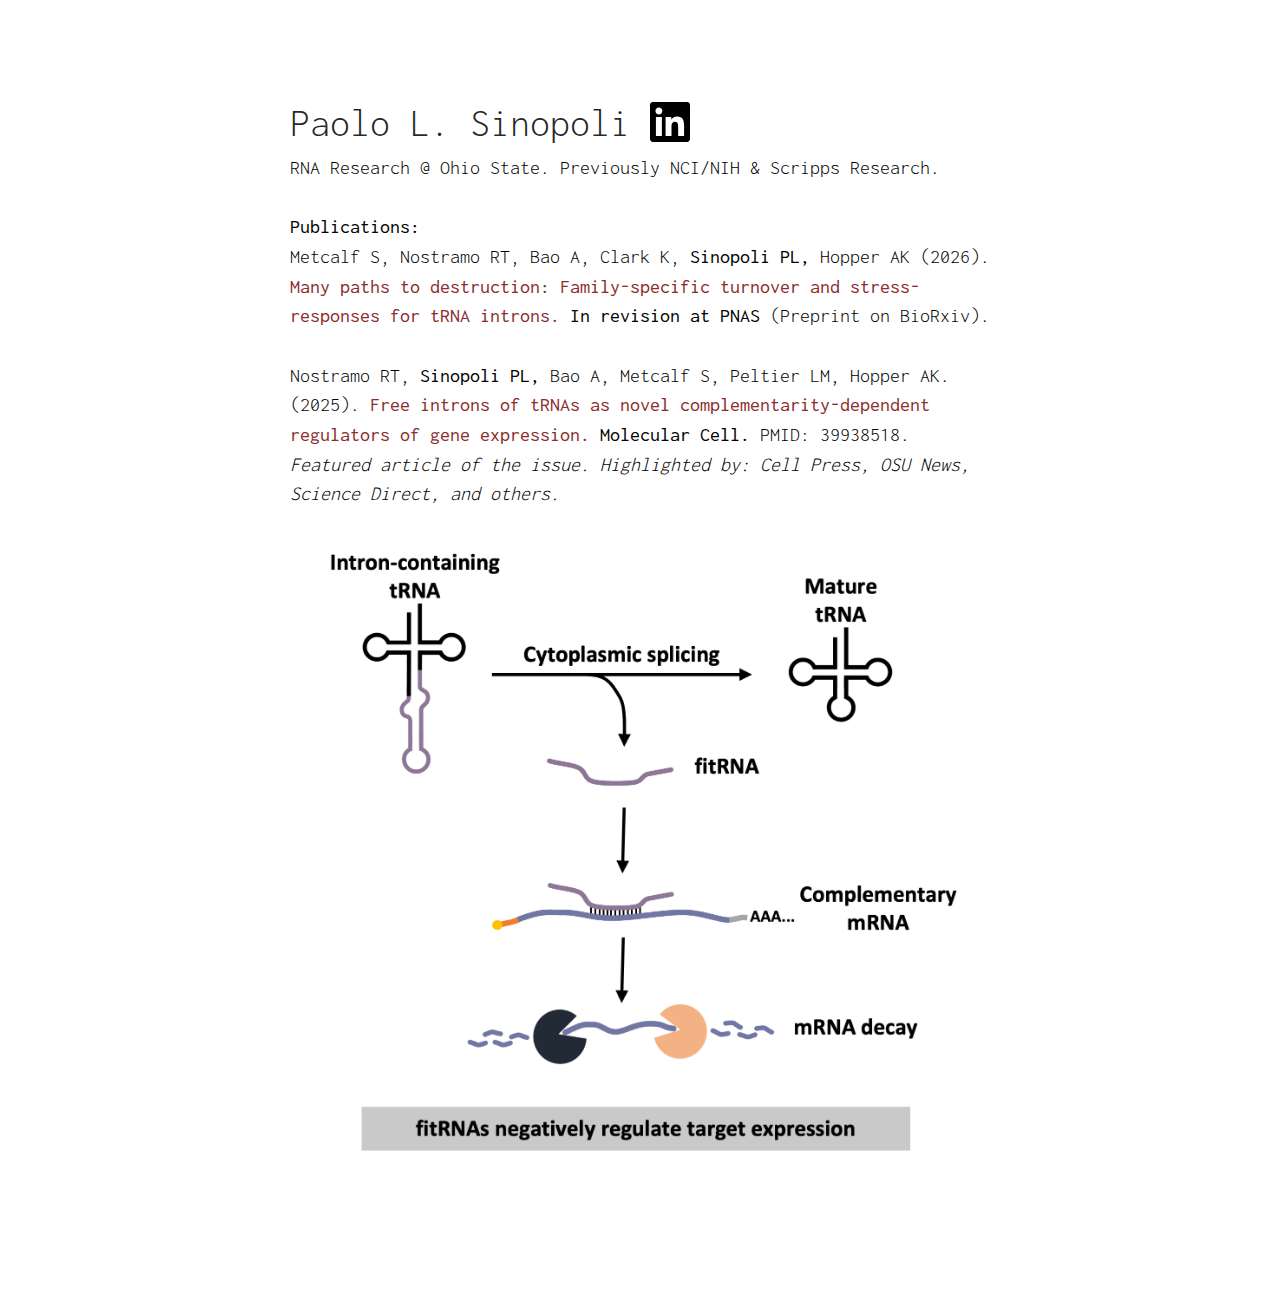
<file: index.html>
<!DOCTYPE html>
<html lang="en">

<head>
    <meta charset="UTF-8">
    <title>Paolo L. Sinopoli</title>
    <meta name="description" content="Paolo Sinopoli's personal website. RNA researcher at Ohio State University.">
    <meta name="keywords" content="Paolo Sinopoli, paolo, sinopoli, RNA research, Anita Hopper, tRNA, tRNA introns, fitRNAs">
    <meta name="author" content="Paolo Sinopoli">
    <meta name="viewport" content="width=device-width, initial-scale=1">
    <meta property="og:site_name" content="Paolo L. Sinopoli">
    <meta property="og:title" content="Paolo L. Sinopoli">
    <meta property="og:description" content="RNA researcher at Ohio State University. Previously NCI/NIH & Scripps Research.">
    <meta property="og:type" content="website">
    <meta property="og:url" content="https://paolosinopoli.github.io/">
    <meta property="og:image" content="https://paolosinopoli.github.io/images/nostramo-2025-graphical-abstract.png">

    <script type="application/ld+json">
    {
        "@context": "https://schema.org",
        "@type": "WebSite",
        "name": "Paolo L. Sinopoli",
        "alternateName": [
            "Paolo Sinopoli",
            "Paolo L Sinopoli"
        ],
        "url": "https://paolosinopoli.github.io/"
    }
    </script>

    <link rel="stylesheet" type="text/css" href="style.css">
    <link rel="preconnect" href="https://fonts.googleapis.com">
    <link rel="preconnect" href="https://fonts.gstatic.com" crossorigin>
    <link href="https://fonts.googleapis.com/css2?family=Inconsolata:wght@200..900&family=Work+Sans:ital,wght@0,100..900;1,100..900&display=swap" rel="stylesheet">

    <link rel="icon" href="favicon.ico" type="image/x-icon">
    <link rel="apple-touch-icon" sizes="180x180" href="apple-touch-icon.png">
    <link rel="icon" type="image/png" sizes="32x32" href="favicon-32x32.png">
    <link rel="icon" type="image/png" sizes="16x16" href="favicon-16x16.png">
    <link rel="manifest" href="site.webmanifest">
</head>

<body>
    <div class="container">
        <header>
            <p class="title site-font">
                Paolo L. Sinopoli
                <a href="https://www.linkedin.com/in/paolo-sinopoli/" target="_blank" class="linkedin-link">
                    <img src="images/linkedin.svg" alt="LinkedIn" class="linkedin-icon">
                </a>
            </p>
        </header>

        <main class="site-font">
            <p class="body">
                RNA Research @ Ohio State. Previously NCI/NIH & Scripps Research.
            </p>
            <p class="body">
                <b>Publications:</b><br>
                Metcalf S, Nostramo RT, Bao A, Clark K, <b>Sinopoli PL,</b> Hopper AK (2026).
                <a href="https://www.biorxiv.org/content/10.1101/2025.11.19.689297v1" target="_blank">Many paths to destruction: Family-specific turnover and stress-responses for tRNA introns.</a> <b>In revision at PNAS</b> (Preprint on BioRxiv).
            </p>
            <p class="body">
                Nostramo RT, <b>Sinopoli PL,</b> Bao A, Metcalf S, Peltier LM, Hopper AK. (2025).
                <a href="https://www.cell.com/action/showPdf?pii=S1097-2765%2825%2900053-X" target="_blank">Free introns of tRNAs as novel complementarity-dependent regulators of gene expression.</a> <b>Molecular Cell.</b> PMID: 39938518.
                <i>Featured article of the issue. Highlighted by: Cell Press, OSU News, Science Direct, and others.</i>
                <img src="images/nostramo-2025-graphical-abstract.png" alt="Graphical Abstract of Nostramo et al., 2025." class="responsive-img">
            </p>
        </main>
    </div>
</body>

</html>
</file>
<file: style.css>
.container {
    max-width: 700px;
    margin: 0 auto;
    padding-left: 12px;
    padding-right: 12px;
}

html {
    font-size: clamp(16px, 1.2vw, 18px);
}

.title {
    text-align: left;
    font-size: clamp(28px, 6vw, 40px);
    margin-top: clamp(30px, 8vw, 100px);
    margin-bottom: 1px;
    color: #000000db;
    font-weight: 600;
    line-height: 1.15;
}

.body {
    font-size: clamp(16px, 2.5vw, 20px);
    margin: 0px 0 30px 0;
    line-height: 1.48;
    font-weight: 300;
}

.body:first-of-type {
    margin-top: 0px;
}

.site-font {
    font-family: "Inconsolata", "Work Sans", "Barlow", "Source Sans Pro", sans-serif;
    font-weight: 300;
}

.responsive-img {
    max-width: 100%;
    height: auto;
    display: block;
    margin: 0 auto;
}

body {
    margin-bottom: 100px;
}

b {
    font-weight: 400;
}

a {
    color: #8b2c2c;
    text-decoration: none;
    font-weight: 400;
}

a:hover {
    text-decoration: underline;
}

a:focus-visible {
    outline: 2px solid #8b2c2c;
    outline-offset: 2px;
}

.linkedin-link {
    vertical-align: middle;
}

.linkedin-icon {
    height: 1em;
    width: auto;
    vertical-align: baseline;
}
</file>
